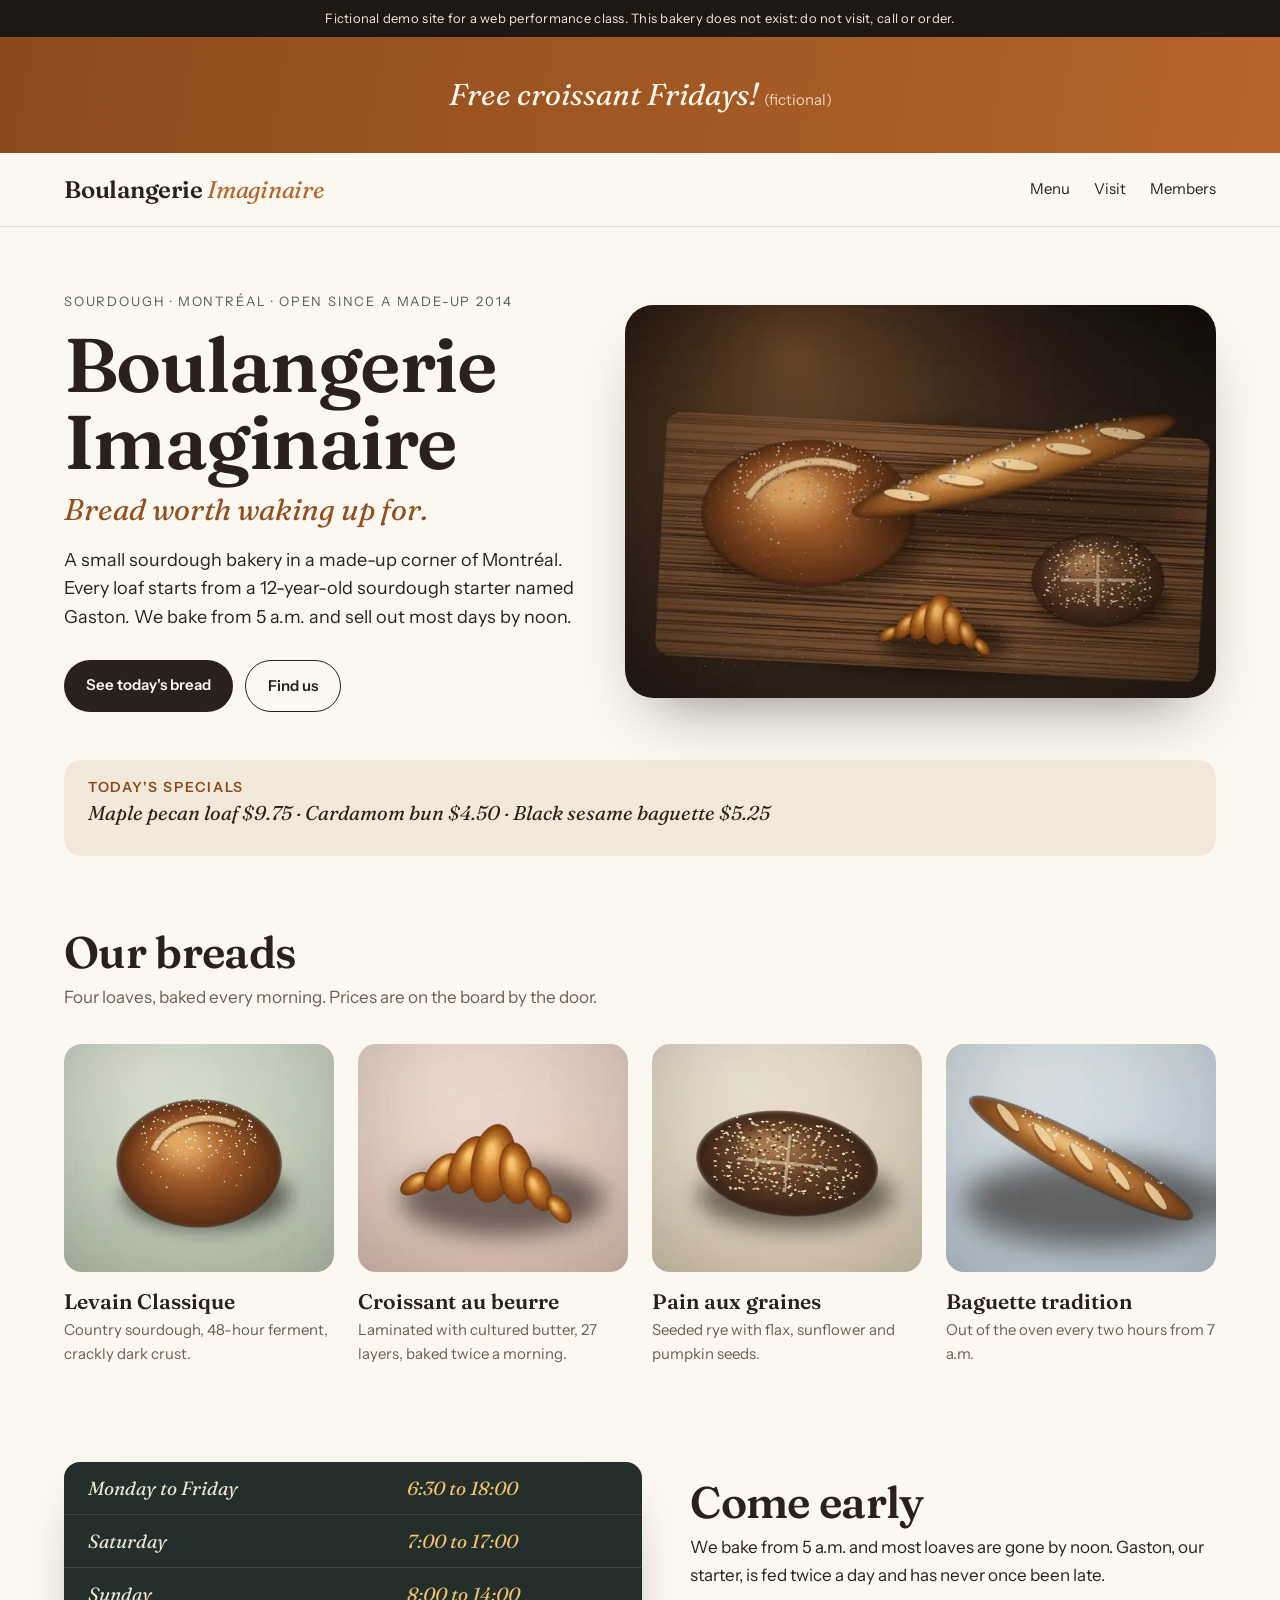
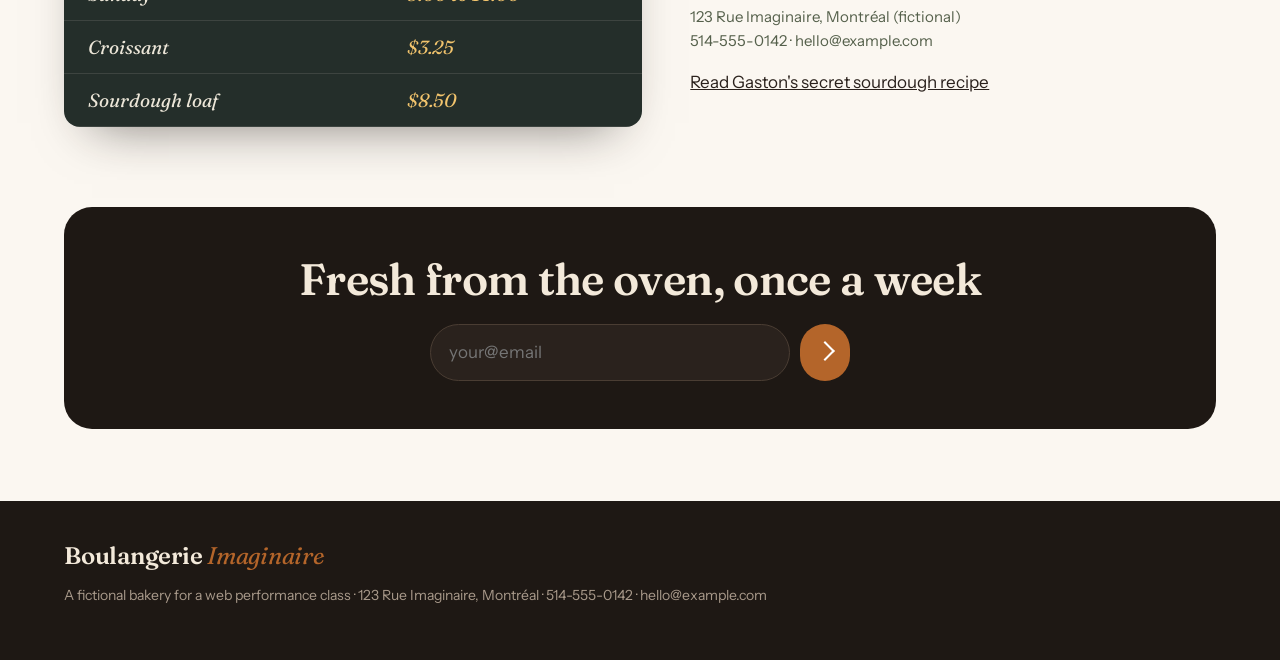
<file: optimized/all/index.html>
<!doctype html>
<!--
  FIXED version of /home: all. Fixed here: fcp lcp tbt cls a11y bp seo geo. Everything else is still broken on purpose.
  Compare it with the bad page at /home.
-->
<html lang="en" data-fixed="fcp lcp tbt cls a11y bp seo geo">
<head>
  <meta charset="utf-8">
  <title>Boulangerie Imaginaire - sourdough bakery (fictional demo)</title>
  <meta name="description" content="Boulangerie Imaginaire is a fictional sourdough bakery used to teach PageSpeed, SEO and GEO. Four breads, opening hours and prices.">
  <meta name="viewport" content="width=device-width, initial-scale=1">
  <link rel="preload" href="/optimized/assets/fonts/fraunces-600.woff2" as="font" type="font/woff2" crossorigin>
  <link rel="preload" href="/optimized/assets/fonts/instrument-sans.woff2" as="font" type="font/woff2" crossorigin>
  <style>
    @font-face{font-family:"Fraunces";src:url("/optimized/assets/fonts/fraunces-600.woff2") format("woff2");font-weight:600;font-style:normal;font-display:swap}
    @font-face{font-family:"Fraunces";src:url("/optimized/assets/fonts/fraunces-400-italic.woff2") format("woff2");font-weight:400;font-style:italic;font-display:swap}
    @font-face{font-family:"Instrument Sans";src:url("/optimized/assets/fonts/instrument-sans.woff2") format("woff2");font-weight:400 700;font-style:normal;font-display:swap}
    :root {
      --proof: #fbf7f1; --ink: #2a211c; --crust: #b4652a; --crust-deep: #8c4a1c; --night: #1e1814;
      --cream: #f3e9da; --line: #e8ddcd; --sage: #74806a; --faint: #cdbfae;
      --display: "Fraunces", Georgia, "Times New Roman", serif;
      --body: "Instrument Sans", system-ui, -apple-system, "Segoe UI", sans-serif;
    }
    * { box-sizing: border-box; }
    body { margin: 0; background: var(--proof); color: var(--ink); font: 17px/1.6 var(--body); }
    a { color: inherit; }
    img { max-width: 100%; height: auto; display: block; }
    .notice { margin: 0; padding: 8px 20px; background: var(--night); color: var(--cream); font-size: 13px; letter-spacing: 0.02em; text-align: center; }
    .banner { padding: 40px 20px; background: linear-gradient(100deg, var(--crust-deep), var(--crust)); color: #fff7ec;
      font: italic 400 30px/1.2 var(--display); text-align: center; }
    .banner span { font: 400 15px var(--body); opacity: 0.8; }
    .site { display: flex; align-items: center; justify-content: space-between; gap: 20px; padding: 22px max(20px, 5vw); border-bottom: 1px solid var(--line); }
    .wordmark { margin: 0; font: 600 24px var(--display); letter-spacing: -0.01em; }
    .wordmark em { font-weight: 400; color: var(--crust); }
    .site nav { display: flex; gap: 24px; font-size: 15px; }
    .site nav a { text-decoration: none; border-bottom: 1px solid transparent; }
    .site nav a:hover { border-color: var(--crust); }
    .hero { display: grid; grid-template-columns: 1fr 1.15fr; gap: 48px; align-items: center; padding: 64px max(20px, 5vw) 48px; }
    .eyebrow { margin: 0 0 14px; color: var(--sage); font-size: 13px; letter-spacing: 0.14em; text-transform: uppercase; }
    h1 { margin: 0; font: 600 clamp(42px, 6vw, 76px)/1.02 var(--display); letter-spacing: -0.02em; text-wrap: balance; }
    .tagline { margin: 10px 0 18px; font: italic 400 clamp(22px, 2.6vw, 30px) var(--display); color: var(--crust); }
    .lede { margin: 0 0 28px; max-width: 34em; font-size: 18px; }
    .actions { display: flex; flex-wrap: wrap; gap: 12px; margin: 0; }
    .btn { display: inline-block; padding: 13px 22px; border-radius: 999px; background: var(--ink); color: var(--proof); text-decoration: none; font-weight: 600; font-size: 15px; }
    .btn.ghost { background: transparent; color: var(--ink); border: 1px solid var(--ink); }
    .hero-img { width: 100%; border-radius: 28px; box-shadow: 0 30px 60px -30px rgba(30, 24, 20, 0.55); }
    .specials { margin: 0 max(20px, 5vw); padding: 0 24px; border-radius: 18px; background: var(--cream); }
    .specials:not(:empty) { padding: 18px 24px; }
    .specials-title { margin: 0 0 4px; font: 600 14px var(--body); letter-spacing: 0.12em; text-transform: uppercase; color: var(--crust-deep); }
    .specials p { margin: 0; font: italic 400 20px var(--display); }
    .breads-section, .visit, .newsletter { padding: 72px max(20px, 5vw) 24px; }
    .section-title { margin: 0 0 8px; font: 600 clamp(30px, 3.6vw, 44px)/1.1 var(--display); letter-spacing: -0.015em; }
    .section-sub { margin: 0 0 32px; font-size: 17px; }
    .breads { display: grid; grid-template-columns: repeat(4, minmax(0, 1fr)); gap: 24px; }
    .bread { margin: 0; }
    .bread img { width: 100%; aspect-ratio: 1.18; border-radius: 18px; }
    .bread-name { margin: 16px 0 4px; font: 600 21px var(--display); }
    .bread p { margin: 0; font-size: 15px; }
    .faint { color: var(--faint); }
    .visit { display: grid; grid-template-columns: 1.1fr 1fr; gap: 48px; align-items: center; }
    .board { width: 100%; border-radius: 16px; box-shadow: 0 24px 50px -28px rgba(30, 24, 20, 0.6); }
    .board-table { width: 100%; border-collapse: collapse; background: #242e2a; color: #ece6d8; border-radius: 16px; overflow: hidden;
      font: italic 400 19px var(--display); box-shadow: 0 24px 50px -28px rgba(30, 24, 20, 0.6); }
    .board-table th, .board-table td { padding: 14px 24px; text-align: left; border-bottom: 1px solid rgba(236, 230, 216, 0.12); }
    .board-table th { font-weight: 400; }
    .board-table td { color: #f2c46d; }
    .visit-text p { margin: 0 0 16px; }
    .address { font-size: 15px; color: var(--sage); }
    .newsletter { margin: 56px max(20px, 5vw) 0; padding: 48px; border-radius: 28px; background: var(--night); color: var(--cream); text-align: center; }
    .newsletter form { display: flex; justify-content: center; gap: 10px; margin-top: 20px; }
    .newsletter input { width: min(360px, 100%); padding: 14px 18px; border-radius: 999px; border: 1px solid #4a3d33; background: #2a221d; color: var(--cream); font: inherit; }
    .newsletter button { width: 50px; border-radius: 999px; border: 0; background: var(--crust); cursor: pointer; }
    .icon { display: inline-block; width: 14px; height: 14px; border-top: 2px solid #fff; border-right: 2px solid #fff; transform: rotate(45deg); }
    .sr { position: absolute; width: 1px; height: 1px; overflow: hidden; clip: rect(0 0 0 0); }
    .site-footer { margin-top: 72px; padding: 40px max(20px, 5vw); background: var(--night); color: #a8998a; font-size: 14px; }
    .site-footer .wordmark { color: var(--cream); margin-bottom: 8px; }
    .menu-table { width: 100%; border-collapse: collapse; font-size: 17px; }
    .menu-table td { padding: 16px 8px; border-bottom: 1px solid var(--line); }
    .menu-table td:first-child { font: 600 20px var(--display); }
    .menu-table td:last-child { text-align: right; font-variant-numeric: tabular-nums; }
    .page { padding: 56px max(20px, 5vw); max-width: 980px; }
    #crumbs i { display: inline-block; width: 1px; height: 1px; }
    @media (max-width: 900px) {
      .hero, .visit { grid-template-columns: 1fr; gap: 32px; }
      .breads { grid-template-columns: repeat(2, minmax(0, 1fr)); }
      .site nav { gap: 14px; }
      .newsletter { padding: 36px 20px; }
    }
    ::selection { background: var(--crust); color: #fff; }
  </style>
  <script src="/optimized/assets/app.js" defer></script>
  <link rel="icon" href="/optimized/assets/favicon.svg" type="image/svg+xml">
  <style>.bread img { object-fit: cover; }</style>
  <style>.faint { color: #6e5f52; } .eyebrow, .address { color: #55604b; } .tagline { color: #93501f; }</style>
  <style>#specials { min-height: 96px; padding: 18px 24px; }</style>
  <script type="application/ld+json">
  {
    "@context": "https://schema.org",
    "@type": "Bakery",
    "name": "Boulangerie Imaginaire (fictional demo)",
    "description": "A fictional sourdough bakery used to teach web performance, SEO and GEO. It does not exist.",
    "telephone": "+1-514-555-0142",
    "email": "hello@example.com",
    "priceRange": "$",
    "address": { "@type": "PostalAddress", "streetAddress": "123 Rue Imaginaire (fictional)", "addressLocality": "Montreal", "addressRegion": "QC", "addressCountry": "CA" },
    "openingHoursSpecification": [
      { "@type": "OpeningHoursSpecification", "dayOfWeek": ["Monday", "Tuesday", "Wednesday", "Thursday", "Friday"], "opens": "06:30", "closes": "18:00" },
      { "@type": "OpeningHoursSpecification", "dayOfWeek": "Saturday", "opens": "07:00", "closes": "17:00" },
      { "@type": "OpeningHoursSpecification", "dayOfWeek": "Sunday", "opens": "08:00", "closes": "14:00" }
    ]
  }
  </script>
</head>
<body>
  <p class="notice">Fictional demo site for a web performance class. This bakery does not exist: do not visit, call or order.</p>
  <div class="banner">Free croissant Fridays! <span>(fictional)</span></div>

  <header class="site">
    <p class="wordmark">Boulangerie <em>Imaginaire</em></p>
    <nav>
      <a href="/menu">Menu</a>
      <a href="#visit">Visit</a>
      <a href="/members">Members</a>
    </nav>
  </header>
  <main>

  <section class="hero">
    <div class="hero-text">
      <p class="eyebrow">Sourdough &middot; Montr&eacute;al &middot; open since a made-up 2014</p>
      <h1>Boulangerie Imaginaire</h1>
      <p class="tagline">Bread worth waking up for.</p>
      <p class="lede">A small sourdough bakery in a made-up corner of Montr&eacute;al. Every loaf starts from a
        12-year-old sourdough starter named Gaston. We bake from 5 a.m. and sell out most days by noon.</p>
      <p class="actions"><a class="btn" href="#breads">See today's bread</a> <a class="btn ghost" href="#visit">Find us</a></p>
    </div>
    <img class="hero-img" src="/optimized/assets/img/hero-800.webp"
         srcset="/optimized/assets/img/hero-800.webp 800w, /optimized/assets/img/hero-1600.webp 1600w"
         sizes="(max-width: 900px) 100vw, 55vw" fetchpriority="high" width="1600" height="1067" alt="A round sourdough, a baguette, a seeded rye and a croissant on a floured wooden board">
  </section>

  <div id="specials" class="specials">
    <h2 class="specials-title">Today's specials</h2>
    <p>Maple pecan loaf $9.75 &middot; Cardamom bun $4.50 &middot; Black sesame baguette $5.25</p>
  </div>

  <section id="breads" class="breads-section">
    <!-- D-A3 (bad page): headings jump from h1 to h4 -->
    <h2 class="section-title">Our breads</h2>
    <p class="section-sub faint">Four loaves, baked every morning. Prices are on the board by the door.</p>
    <div class="breads">
      <article class="bread"><img src="/optimized/assets/img/bread-1-440.webp" loading="lazy" decoding="async" width="440" height="440" alt="Levain Classique loaf">
        <h3 class="bread-name">Levain Classique</h3><p class="faint">Country sourdough, 48-hour ferment, crackly dark crust.</p></article>
      <article class="bread"><img src="/optimized/assets/img/bread-2-440.webp" loading="lazy" decoding="async" width="440" height="440" alt="Croissant au beurre">
        <h3 class="bread-name">Croissant au beurre</h3><p class="faint">Laminated with cultured butter, 27 layers, baked twice a morning.</p></article>
      <article class="bread"><img src="/optimized/assets/img/bread-3-440.webp" loading="lazy" decoding="async" width="440" height="440" alt="Pain aux graines, seeded rye">
        <h3 class="bread-name">Pain aux graines</h3><p class="faint">Seeded rye with flax, sunflower and pumpkin seeds.</p></article>
      <article class="bread"><img src="/optimized/assets/img/bread-4-440.webp" loading="lazy" decoding="async" width="440" height="440" alt="Baguette tradition">
        <h3 class="bread-name">Baguette tradition</h3><p class="faint">Out of the oven every two hours from 7 a.m.</p></article>
    </div>
  </section>

  <section id="visit" class="visit">
    <div>
      <table class="board-table">
        <tr><th scope="row">Monday to Friday</th><td>6:30 to 18:00</td></tr>
        <tr><th scope="row">Saturday</th><td>7:00 to 17:00</td></tr>
        <tr><th scope="row">Sunday</th><td>8:00 to 14:00</td></tr>
        <tr><th scope="row">Croissant</th><td>$3.25</td></tr>
        <tr><th scope="row">Sourdough loaf</th><td>$8.50</td></tr>
      </table>
    </div>
    <div class="visit-text">
      <h2 class="section-title">Come early</h2>
      <p>We bake from 5 a.m. and most loaves are gone by noon. Gaston, our starter, is fed twice a day and has
        never once been late.</p>
      <p class="address">123 Rue Imaginaire, Montr&eacute;al (fictional)<br>514-555-0142 &middot; hello@example.com</p>
      <p><a href="/secret-recipes">Read Gaston's secret sourdough recipe</a></p>
    </div>
  </section>

  <section class="newsletter">
    <h2 class="section-title">Fresh from the oven, once a week</h2>
    <form onsubmit="return false">
      <label for="email" class="sr">Email address</label>
      <input type="email" id="email" name="email" placeholder="your@email">
      <button type="submit" aria-label="Subscribe"><span class="icon"></span></button>
    </form>
  </section>
  </main>

  <footer class="site-footer">
    <p class="wordmark">Boulangerie <em>Imaginaire</em></p>
    <p>A fictional bakery for a web performance class &middot; 123 Rue Imaginaire, Montr&eacute;al &middot; 514-555-0142 &middot; hello@example.com</p>
  </footer>
  <!-- D-P7 (bad page): 3,000 empty elements get added here by app.js -->
  <div id="crumbs" aria-hidden="true"></div>
</body>
</html>
</file>
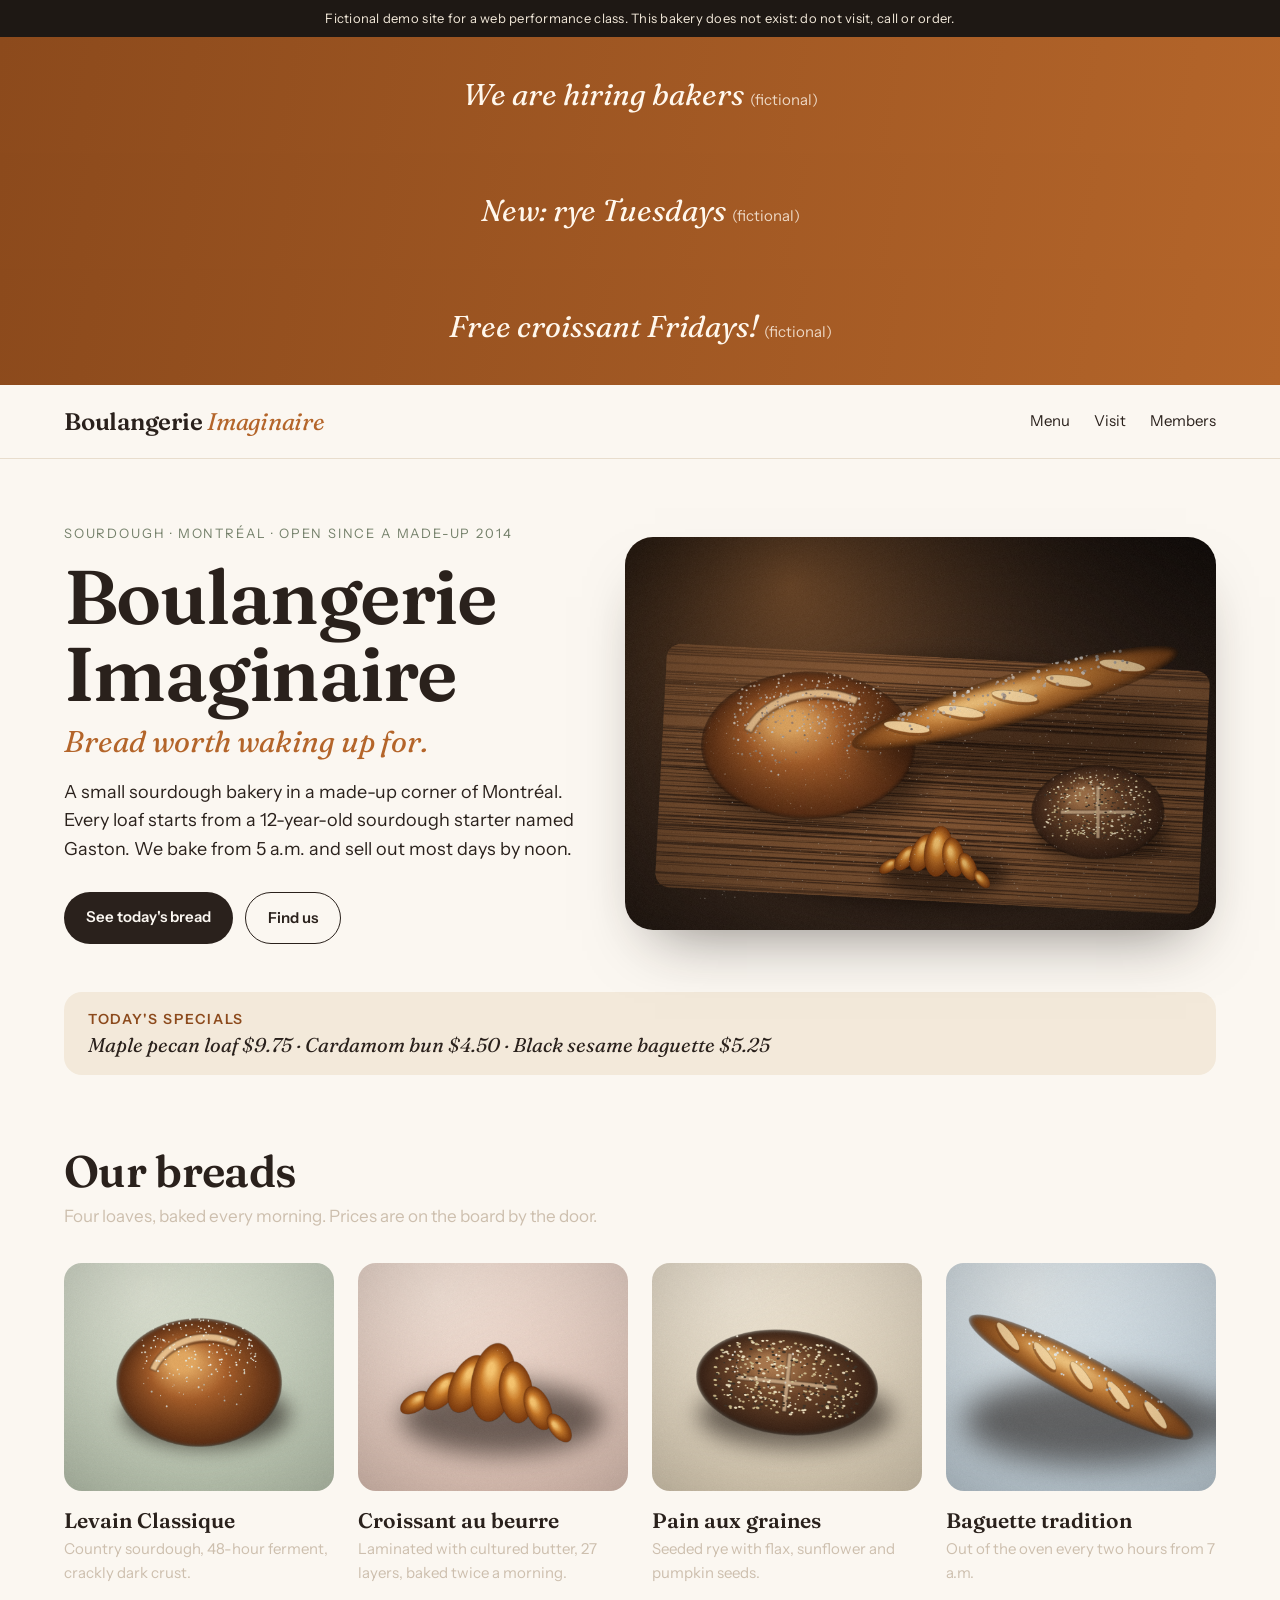
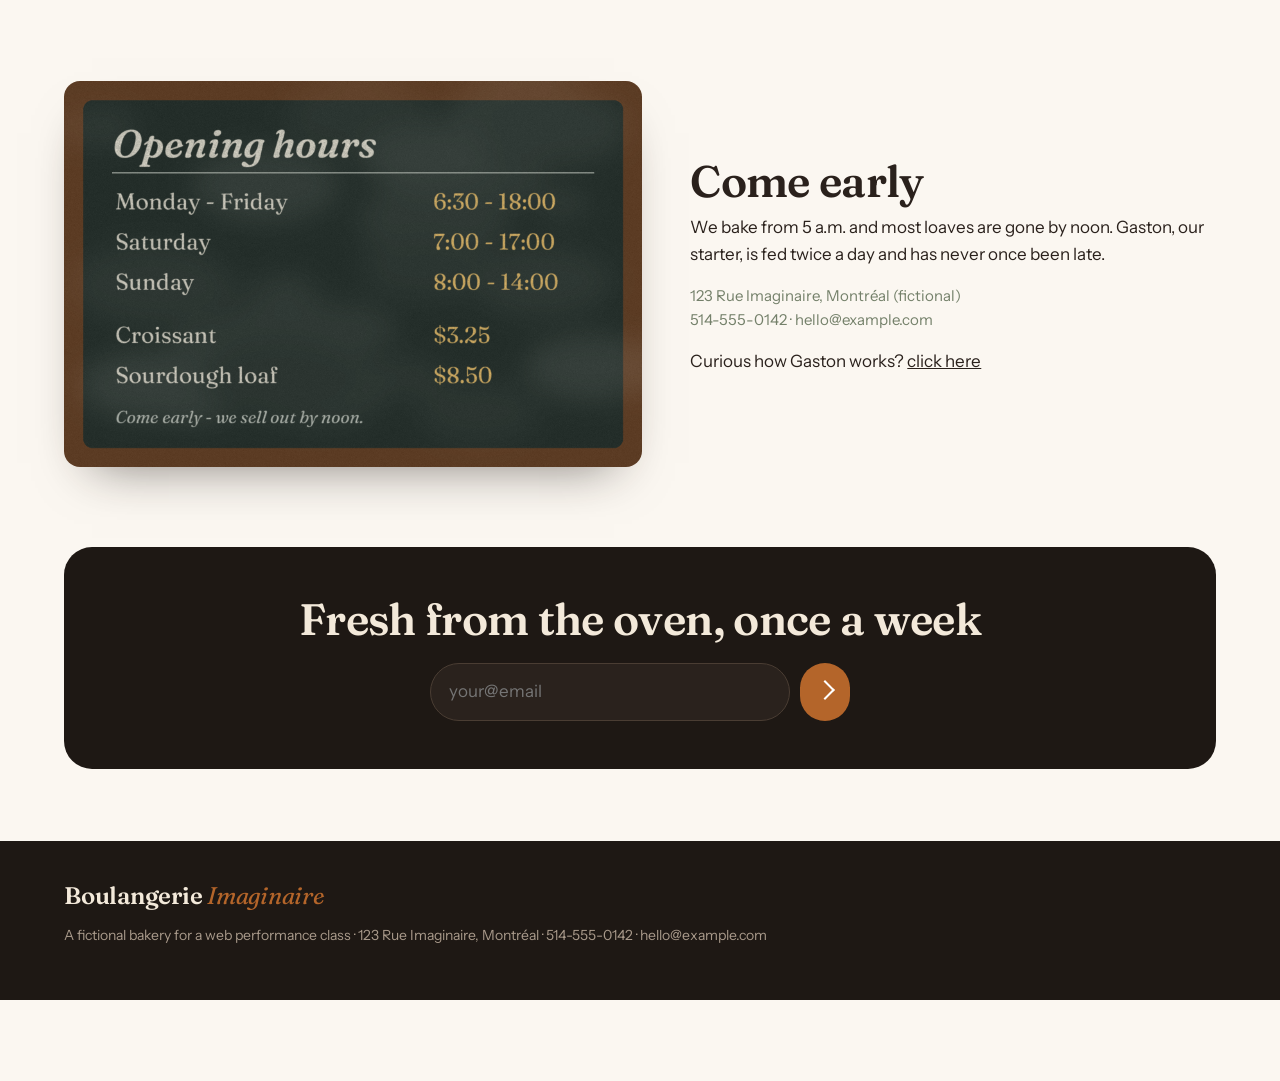
<file: optimized/best-practices/index.html>
<!doctype html>
<!--
  FIXED version of /home: best-practices. Fixed here: bp. Everything else is still broken on purpose.
  Compare it with the bad page at /home.
-->
<html data-fixed="bp">
<head>
  <meta charset="utf-8">
  <!-- D-S1: an empty title, and no meta description -->
  <title></title>
  <!-- D-S2: "noindex" left over from a staging copy. Search engines drop the page, and Chrome never
       collects real-user speed data (CrUX) for a noindex page, so PageSpeed's field-data box stays empty. -->
  <meta name="robots" content="noindex, nofollow">
  <!-- D-S3: two canonical tags that disagree -->
  <link rel="canonical" href="https://example.com/bakery">
  <link rel="canonical" href="https://example.org/boulangerie">
  <!-- D-S4: a language code that does not exist -->
  <link rel="alternate" hreflang="xx-banana" href="/home">
  <!-- D-A1: zooming is disabled -->
  <meta name="viewport" content="width=device-width, initial-scale=1, maximum-scale=1, user-scalable=no">
  <!-- D-P2: a render-blocking stylesheet that @imports another, which @imports two more:
       22 font files and 250 KB of unused rules before the first pixel -->
  <link rel="stylesheet" href="/assets/css/style.css">
  <!-- D-P3: 540 KB of JavaScript nobody uses, loaded before the page can paint -->
  <script src="/assets/js/vendor.js"></script>
  <!-- D-P4: our own script, also blocking, and it freezes the page (see app.js) -->
  <script src="/optimized/assets/app.js"></script>
  <link rel="icon" href="/optimized/assets/favicon.svg" type="image/svg+xml">
  <style>.bread img { object-fit: cover; }</style>
</head>
<body>
  <p class="notice">Fictional demo site for a web performance class. This bakery does not exist: do not visit, call or order.</p>

  <header class="site">
    <p class="wordmark">Boulangerie <em>Imaginaire</em></p>
    <nav>
      <!-- D-S5: a link that is not a real link (no address a crawler can follow) -->
      <a href="javascript:void(0)" onclick="location.href='/menu'">Menu</a>
      <a href="#visit">Visit</a>
      <a href="/members" tabindex="5">Members</a>
    </nav>
  </header>

  <section class="hero">
    <div class="hero-text">
      <p class="eyebrow">Sourdough &middot; Montr&eacute;al &middot; open since a made-up 2014</p>
      <h1>Boulangerie Imaginaire</h1>
      <p class="tagline">Bread worth waking up for.</p>
      <p class="lede">A small sourdough bakery in a made-up corner of Montr&eacute;al. Every loaf starts from a
        12-year-old sourdough starter named Gaston. We bake from 5 a.m. and sell out most days by noon.</p>
      <p class="actions"><a class="btn" href="#breads">See today's bread</a> <a class="btn ghost" href="#visit">Find us</a></p>
    </div>
    <!-- D-P1: a 16 MB, 4000 x 2667 PNG shown about 600 px wide.
         D-P6: it is the largest thing on screen, yet it is lazy-loaded, so it starts late.
         D-C1: no width/height, so everything below jumps when it arrives. D-A2: no alt text. -->
    <img class="hero-img" src="/assets/img/hero.png" loading="lazy">
  </section>

  <!-- D-C2: today's specials arrive later through JavaScript and push everything below them down.
       D-R2: a reader that does not run JavaScript (most AI crawlers, Claude Code's fetch) never sees them. -->
  <div id="specials" class="specials"></div>

  <section id="breads" class="breads-section">
    <!-- D-A3 (bad page): headings jump from h1 to h4 -->
    <h4 class="section-title">Our breads</h4>
    <p class="section-sub faint">Four loaves, baked every morning. Prices are on the board by the door.</p>
    <div class="breads">
      <article class="bread"><img src="/assets/img/bread-1.png">
        <h5 class="bread-name">Levain Classique</h5><p class="faint">Country sourdough, 48-hour ferment, crackly dark crust.</p></article>
      <article class="bread"><img src="/assets/img/bread-2.png">
        <h5 class="bread-name">Croissant au beurre</h5><p class="faint">Laminated with cultured butter, 27 layers, baked twice a morning.</p></article>
      <article class="bread"><img src="/assets/img/bread-3.png">
        <h5 class="bread-name">Pain aux graines</h5><p class="faint">Seeded rye with flax, sunflower and pumpkin seeds.</p></article>
      <article class="bread"><img src="/assets/img/bread-4.png">
        <h5 class="bread-name">Baguette tradition</h5><p class="faint">Out of the oven every two hours from 7 a.m.</p></article>
    </div>
  </section>

  <section id="visit" class="visit">
    <div>
      <!-- D-R1: the hours and two prices exist ONLY inside this picture.
           Search engines, screen readers and AI tools that read text cannot see them. -->
      <img class="board" src="/assets/img/hours-board.png">
    </div>
    <div class="visit-text">
      <h4 class="section-title">Come early</h4>
      <p>We bake from 5 a.m. and most loaves are gone by noon. Gaston, our starter, is fed twice a day and has
        never once been late.</p>
      <p class="address">123 Rue Imaginaire, Montr&eacute;al (fictional)<br>514-555-0142 &middot; hello@example.com</p>
      <!-- D-S6: link text that says nothing -->
      <p>Curious how Gaston works? <a href="/secret-recipes">click here</a></p>
    </div>
  </section>

  <section class="newsletter">
    <h4 class="section-title">Fresh from the oven, once a week</h4>
    <form onsubmit="return false">
      <!-- D-A4: no label. D-B4: pasting is blocked. D-B5: no id or name. D-A5: the button has no name. -->
      <input type="email" name="email" placeholder="your@email">
      <button type="submit"><span class="icon"></span></button>
    </form>
  </section>

  <footer class="site-footer">
    <p class="wordmark">Boulangerie <em>Imaginaire</em></p>
    <p>A fictional bakery for a web performance class &middot; 123 Rue Imaginaire, Montr&eacute;al &middot; 514-555-0142 &middot; hello@example.com</p>
  </footer>
  <!-- D-P7 (bad page): 3,000 empty elements get added here by app.js -->
  <div id="crumbs" aria-hidden="true"></div>
</body>
</html>
</file>
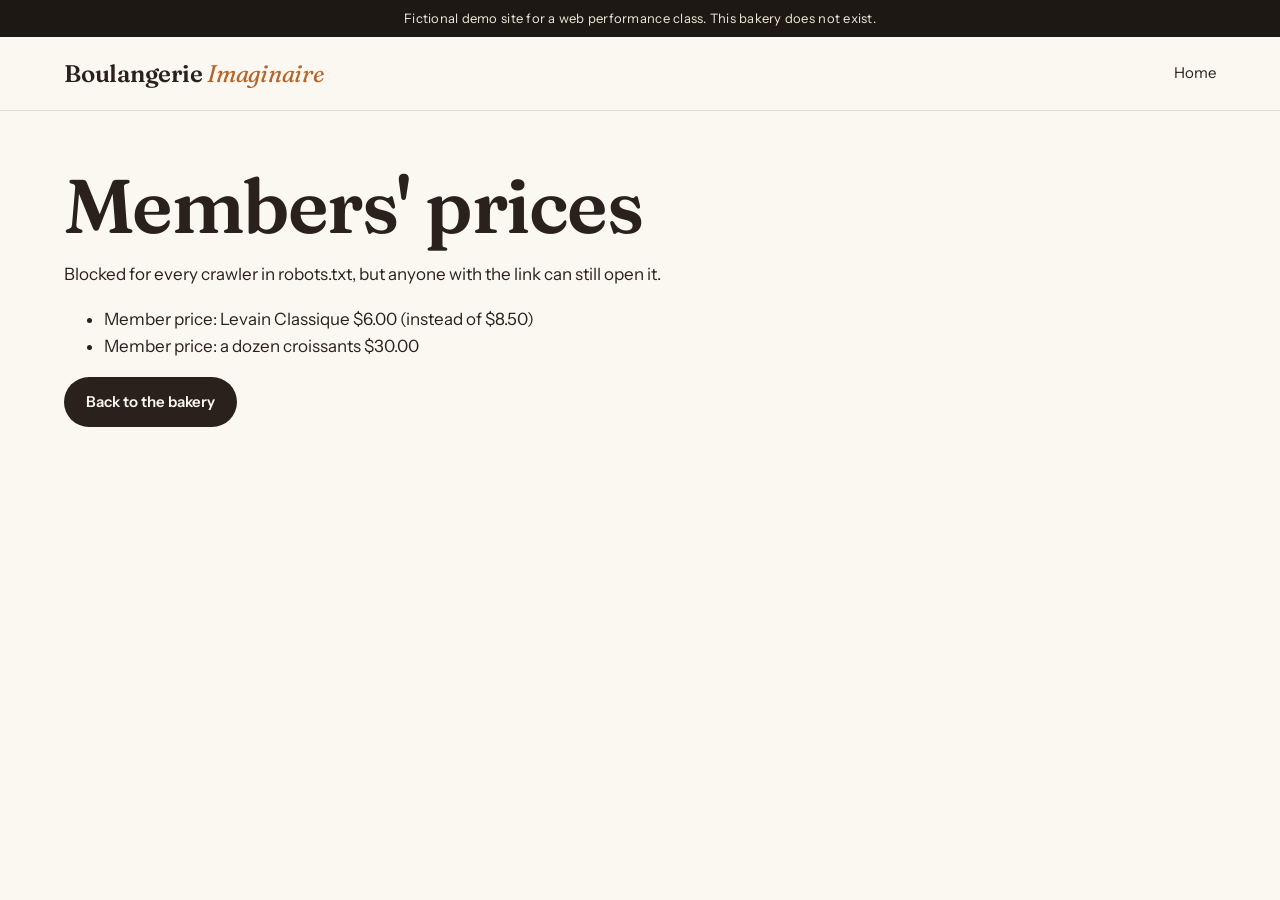
<file: members.html>
<!doctype html>
<html lang="en">
<head>
  <meta charset="utf-8">
  <title>Members - Boulangerie Imaginaire (fictional)</title>
  <meta name="viewport" content="width=device-width, initial-scale=1">
  <meta name="robots" content="noindex">
  <link rel="stylesheet" href="/assets/css/style.css">
</head>
<body>
  <p class="notice">Fictional demo site for a web performance class. This bakery does not exist.</p>
  <header class="site"><p class="wordmark">Boulangerie <em>Imaginaire</em></p><nav><a href="/home">Home</a></nav></header>
  <div class="page">
  <h1>Members' prices</h1>
  <!-- D-R4: robots.txt blocks this page for EVERY crawler (search engines and AI).
       robots.txt is a polite "please don't", not a lock: a real members area needs a login. -->
  <p>Blocked for every crawler in robots.txt, but anyone with the link can still open it.</p>
  <ul>
    <li>Member price: Levain Classique $6.00 (instead of $8.50)</li>
    <li>Member price: a dozen croissants $30.00</li>
  </ul>
  <p><a class="btn" href="/home">Back to the bakery</a></p>
  </div>
</body>
</html>
</file>
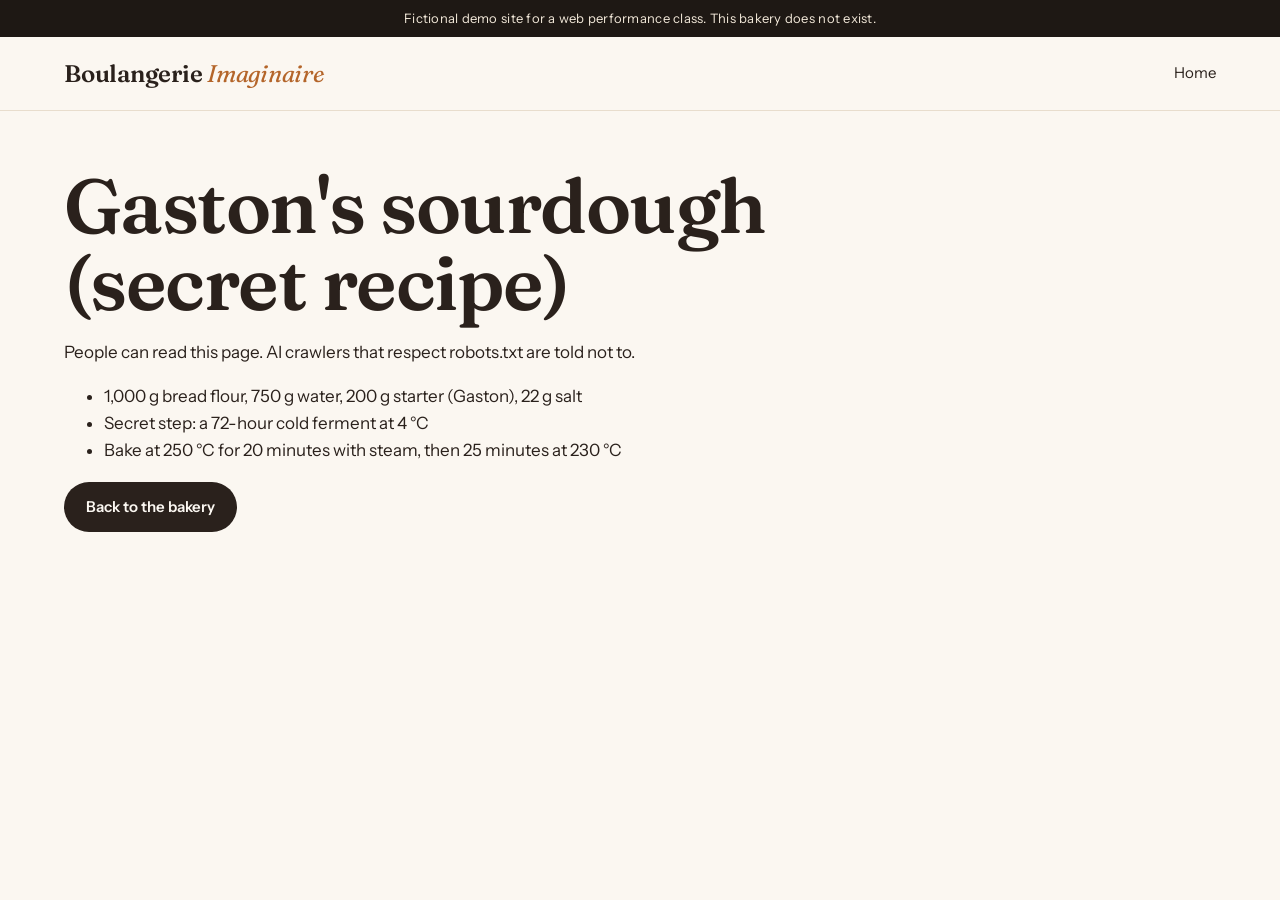
<file: secret-recipes.html>
<!doctype html>
<html lang="en">
<head>
  <meta charset="utf-8">
  <title>Secret recipes - Boulangerie Imaginaire (fictional)</title>
  <meta name="viewport" content="width=device-width, initial-scale=1">
  <meta name="robots" content="noindex">
  <link rel="stylesheet" href="/assets/css/style.css">
</head>
<body>
  <p class="notice">Fictional demo site for a web performance class. This bakery does not exist.</p>
  <header class="site"><p class="wordmark">Boulangerie <em>Imaginaire</em></p><nav><a href="/home">Home</a></nav></header>
  <div class="page">
  <h1>Gaston's sourdough (secret recipe)</h1>
  <!-- D-R3: this page is fine for people, but robots.txt tells AI crawlers to stay out.
       robots.txt is a request, not a lock: in our tests (22 and 24 Oct 2026) Claude Code's web fetch read this
       page anyway. Test it: ask an AI to read this page and see what it says. -->
  <p>People can read this page. AI crawlers that respect robots.txt are told not to.</p>
  <ul>
    <li>1,000 g bread flour, 750 g water, 200 g starter (Gaston), 22 g salt</li>
    <li>Secret step: a 72-hour cold ferment at 4 &deg;C</li>
    <li>Bake at 250 &deg;C for 20 minutes with steam, then 25 minutes at 230 &deg;C</li>
  </ul>
  <p><a class="btn" href="/home">Back to the bakery</a></p>
  </div>
</body>
</html>
</file>
<file: assets/css/style.css>
/* BROKEN ON PURPOSE (D-P2): this file waits for theme.css, which waits for fonts.css (22 font files) and
   unused.css (250 KB of rules nothing uses). Nothing can be painted until the whole chain has arrived. */
@import url("theme.css");

:root {
  --proof: #fbf7f1; --ink: #2a211c; --crust: #b4652a; --crust-deep: #8c4a1c; --night: #1e1814;
  --cream: #f3e9da; --line: #e8ddcd; --sage: #74806a; --faint: #cdbfae;
  --display: "Fraunces", Georgia, "Times New Roman", serif;
  --body: "Instrument Sans", system-ui, -apple-system, "Segoe UI", sans-serif;
}
* { box-sizing: border-box; }
body { margin: 0; background: var(--proof); color: var(--ink); font: 17px/1.6 var(--body); }
a { color: inherit; }
img { max-width: 100%; height: auto; display: block; }

.notice { margin: 0; padding: 8px 20px; background: var(--night); color: var(--cream); font-size: 13px; letter-spacing: 0.02em; text-align: center; }
/* D-C2: tall banners that app.js pushes in above content already on screen */
.banner { padding: 40px 20px; background: linear-gradient(100deg, var(--crust-deep), var(--crust)); color: #fff7ec;
  font: italic 400 30px/1.2 var(--display); text-align: center; }
.banner span { font: 400 15px var(--body); opacity: 0.8; }

.site { display: flex; align-items: center; justify-content: space-between; gap: 20px; padding: 22px max(20px, 5vw); border-bottom: 1px solid var(--line); }
.wordmark { margin: 0; font: 600 24px var(--display); letter-spacing: -0.01em; }
.wordmark em { font-weight: 400; color: var(--crust); }
.site nav { display: flex; gap: 24px; font-size: 15px; }
.site nav a { text-decoration: none; border-bottom: 1px solid transparent; }
.site nav a:hover { border-color: var(--crust); }

.hero { display: grid; grid-template-columns: 1fr 1.15fr; gap: 48px; align-items: center; padding: 64px max(20px, 5vw) 48px; }
.eyebrow { margin: 0 0 14px; color: var(--sage); font-size: 13px; letter-spacing: 0.14em; text-transform: uppercase; }
h1 { margin: 0; font: 600 clamp(42px, 6vw, 76px)/1.02 var(--display); letter-spacing: -0.02em; text-wrap: balance; }
.tagline { margin: 10px 0 18px; font: italic 400 clamp(22px, 2.6vw, 30px) var(--display); color: var(--crust); }
.lede { margin: 0 0 28px; max-width: 34em; font-size: 18px; }
.actions { display: flex; flex-wrap: wrap; gap: 12px; margin: 0; }
.btn { display: inline-block; padding: 13px 22px; border-radius: 999px; background: var(--ink); color: var(--proof); text-decoration: none; font-weight: 600; font-size: 15px; }
.btn.ghost { background: transparent; color: var(--ink); border: 1px solid var(--ink); }
/* D-C1: width but no height, and the <img> has no width/height either: the page jumps when it arrives */
.hero-img { width: 100%; border-radius: 28px; box-shadow: 0 30px 60px -30px rgba(30, 24, 20, 0.55); }

.specials { margin: 0 max(20px, 5vw); padding: 0 24px; border-radius: 18px; background: var(--cream); }
.specials:not(:empty) { padding: 18px 24px; }
.specials-title { margin: 0 0 4px; font: 600 14px var(--body); letter-spacing: 0.12em; text-transform: uppercase; color: var(--crust-deep); }
.specials p { margin: 0; font: italic 400 20px var(--display); }

.breads-section, .visit, .newsletter { padding: 72px max(20px, 5vw) 24px; }
.section-title { margin: 0 0 8px; font: 600 clamp(30px, 3.6vw, 44px)/1.1 var(--display); letter-spacing: -0.015em; }
.section-sub { margin: 0 0 32px; font-size: 17px; }
.breads { display: grid; grid-template-columns: repeat(4, minmax(0, 1fr)); gap: 24px; }
.bread { margin: 0; }
/* D-B6: square photos forced into a wider box, so the loaves look slightly squashed */
.bread img { width: 100%; aspect-ratio: 1.18; border-radius: 18px; }
.bread-name { margin: 16px 0 4px; font: 600 21px var(--display); }
.bread p { margin: 0; font-size: 15px; }
/* D-A6: elegant, and too faint to read: light beige on cream fails the contrast check */
.faint { color: var(--faint); }

.visit { display: grid; grid-template-columns: 1.1fr 1fr; gap: 48px; align-items: center; }
.board { width: 100%; border-radius: 16px; box-shadow: 0 24px 50px -28px rgba(30, 24, 20, 0.6); }
.board-table { width: 100%; border-collapse: collapse; background: #242e2a; color: #ece6d8; border-radius: 16px; overflow: hidden;
  font: italic 400 19px var(--display); box-shadow: 0 24px 50px -28px rgba(30, 24, 20, 0.6); }
.board-table th, .board-table td { padding: 14px 24px; text-align: left; border-bottom: 1px solid rgba(236, 230, 216, 0.12); }
.board-table th { font-weight: 400; }
.board-table td { color: #f2c46d; }
.visit-text p { margin: 0 0 16px; }
.address { font-size: 15px; color: var(--sage); }

.newsletter { margin: 56px max(20px, 5vw) 0; padding: 48px; border-radius: 28px; background: var(--night); color: var(--cream); text-align: center; }
.newsletter form { display: flex; justify-content: center; gap: 10px; margin-top: 20px; }
.newsletter input { width: min(360px, 100%); padding: 14px 18px; border-radius: 999px; border: 1px solid #4a3d33; background: #2a221d; color: var(--cream); font: inherit; }
.newsletter button { width: 50px; border-radius: 999px; border: 0; background: var(--crust); cursor: pointer; }
.icon { display: inline-block; width: 14px; height: 14px; border-top: 2px solid #fff; border-right: 2px solid #fff; transform: rotate(45deg); }
.sr { position: absolute; width: 1px; height: 1px; overflow: hidden; clip: rect(0 0 0 0); }

.site-footer { margin-top: 72px; padding: 40px max(20px, 5vw); background: var(--night); color: #a8998a; font-size: 14px; }
.site-footer .wordmark { color: var(--cream); margin-bottom: 8px; }

.menu-table { width: 100%; border-collapse: collapse; font-size: 17px; }
.menu-table td { padding: 16px 8px; border-bottom: 1px solid var(--line); }
.menu-table td:first-child { font: 600 20px var(--display); }
.menu-table td:last-child { text-align: right; font-variant-numeric: tabular-nums; }
.page { padding: 56px max(20px, 5vw); max-width: 980px; }
#crumbs i { display: inline-block; width: 1px; height: 1px; }

@media (max-width: 900px) {
  .hero, .visit { grid-template-columns: 1fr; gap: 32px; }
  .breads { grid-template-columns: repeat(2, minmax(0, 1fr)); }
  .site nav { gap: 14px; }
  .newsletter { padding: 36px 20px; }
}
</file>
